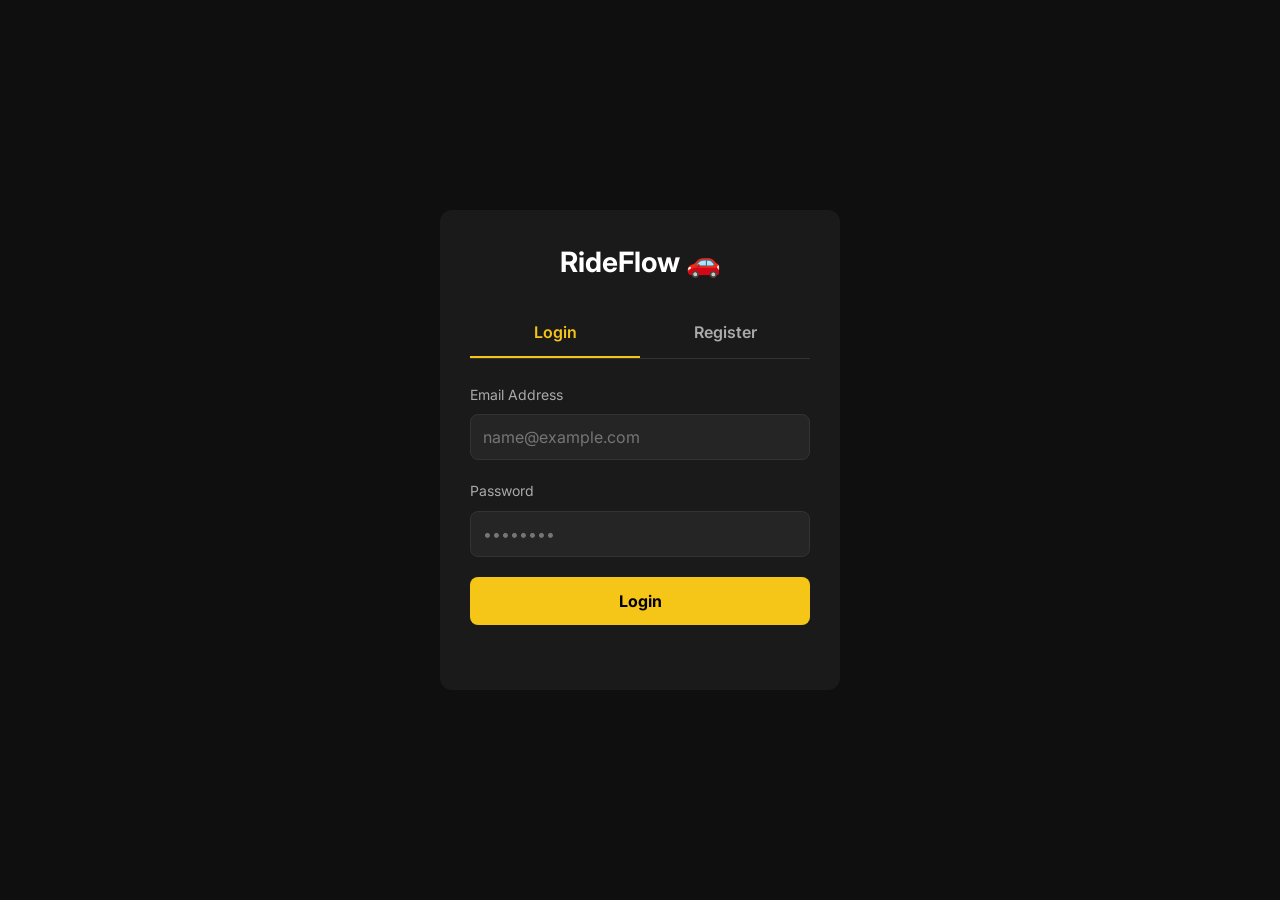
<file: frontend/index.html>
<!DOCTYPE html>
<html lang="en">
<head>
    <meta charset="UTF-8">
    <meta name="viewport" content="width=device-width, initial-scale=1.0">
    <title>RideFlow | Login</title>
    <link rel="stylesheet" href="style.css">
</head>
<body>
    <div class="auth-wrapper">
        <div class="auth-card">
            <div class="brand">RideFlow 🚗</div>
            
            <div class="tabs">
                <div class="tab active" id="tab-login">Login</div>
                <div class="tab" id="tab-register">Register</div>
            </div>

            <!-- Login Form -->
            <form id="login-form">
                <div class="form-group">
                    <label>Email Address</label>
                    <input type="email" id="login-email" placeholder="name@example.com" required>
                </div>
                <div class="form-group">
                    <label>Password</label>
                    <input type="password" id="login-password" placeholder="••••••••" required>
                </div>
                <button type="submit" class="btn" id="login-btn">Login</button>
            </form>

            <!-- Register Form (Hidden by default) -->
            <form id="register-form" style="display: none;">
                <div class="form-group">
                    <label>Full Name</label>
                    <input type="text" id="reg-name" placeholder="John Doe" required>
                </div>
                <div class="form-group">
                    <label>Email Address</label>
                    <input type="email" id="reg-email" placeholder="name@example.com" required>
                </div>
                <div class="form-group">
                    <label>Password</label>
                    <input type="password" id="reg-password" placeholder="••••••••" required>
                </div>
                <button type="submit" class="btn" id="reg-btn">Register</button>
            </form>

            <div id="auth-error"></div>
        </div>
    </div>
    <script src="app.js"></script>
</body>
</html>
</file>
<file: frontend/style.css>
@import url('https://fonts.googleapis.com/css2?family=Inter:wght@400;500;600;700&display=swap');

:root {
    --bg-color: #0f0f0f;
    --card-bg: #1a1a1a;
    --accent: #f5c518;
    --text-main: #ffffff;
    --text-muted: #aaaaaa;
    --error: #ff4444;
    --success: #00c853;
    --pending: #808080;
    --assigned: #2979ff;
    --border-radius-card: 12px;
    --border-radius-input: 8px;
}

* {
    margin: 0;
    padding: 0;
    box-sizing: border-box;
    font-family: 'Inter', sans-serif;
}

body {
    background-color: var(--bg-color);
    color: var(--text-main);
    line-height: 1.6;
}

.container {
    max-width: 1200px;
    margin: 0 auto;
    padding: 20px;
}

.auth-wrapper {
    display: flex;
    justify-content: center;
    align-items: center;
    min-height: 100vh;
}

.auth-card {
    background-color: var(--card-bg);
    padding: 30px;
    border-radius: var(--border-radius-card);
    width: 100%;
    max-width: 400px;
}

.brand {
    text-align: center;
    font-size: 28px;
    font-weight: 700;
    margin-bottom: 25px;
}

.tabs {
    display: flex;
    margin-bottom: 25px;
    border-bottom: 1px solid #333;
}

.tab {
    flex: 1;
    text-align: center;
    padding: 10px;
    cursor: pointer;
    color: var(--text-muted);
    font-weight: 600;
    transition: all 0.2s;
}

.tab.active {
    color: var(--accent);
    border-bottom: 2px solid var(--accent);
}

.form-group {
    margin-bottom: 20px;
}

label {
    display: block;
    margin-bottom: 8px;
    color: var(--text-muted);
    font-size: 14px;
}

input {
    width: 100%;
    padding: 12px;
    background-color: #252525;
    border: 1px solid #333;
    border-radius: var(--border-radius-input);
    color: white;
    font-size: 16px;
    outline: none;
    transition: border-color 0.2s;
}

input:focus {
    border-color: var(--accent);
    box-shadow: 0 0 5px rgba(245, 197, 24, 0.3);
}

.btn {
    width: 100%;
    padding: 14px;
    background-color: var(--accent);
    color: #000;
    border: none;
    border-radius: var(--border-radius-input);
    font-size: 16px;
    font-weight: 700;
    cursor: pointer;
    transition: opacity 0.2s;
}

.btn:hover {
    opacity: 0.9;
}

.btn:disabled {
    opacity: 0.6;
    cursor: not-allowed;
}

#auth-error {
    color: var(--error);
    font-size: 14px;
    text-align: center;
    margin-top: 15px;
    min-height: 20px;
}

.nav {
    display: flex;
    justify-content: space-between;
    align-items: center;
    padding: 20px 0;
    border-bottom: 1px solid #333;
    margin-bottom: 30px;
}

.nav-brand {
    font-size: 24px;
    font-weight: 700;
}

.nav-user {
    display: flex;
    align-items: center;
    gap: 20px;
}

.logout-link {
    color: var(--text-muted);
    cursor: pointer;
    font-size: 14px;
}

.dashboard-split {
    display: flex;
    gap: 40px;
}

.left-panel, .right-panel {
    flex: 1;
}

h2 {
    margin-bottom: 20px;
    font-size: 20px;
}

.ride-card {
    background-color: var(--card-bg);
    padding: 20px;
    border-radius: var(--border-radius-card);
    margin-bottom: 15px;
    border-left: 4px solid #333;
}

.ride-info {
    display: flex;
    justify-content: space-between;
    align-items: flex-start;
}

.ride-route {
    font-weight: 600;
}

.ride-meta {
    font-size: 13px;
    color: var(--text-muted);
    margin-top: 5px;
}

.status-badge {
    padding: 4px 10px;
    border-radius: 4px;
    font-size: 12px;
    font-weight: 700;
    text-transform: uppercase;
}

.status-pending { background-color: #444; color: #fff; }
.status-assigned { background-color: #2979ff; color: #fff; }
.status-cancelled { background-color: #ff4444; color: #fff; }
.status-completed { background-color: #00c853; color: #fff; }

.cancel-btn {
    margin-top: 12px;
    padding: 6px 12px;
    background-color: transparent;
    border: 1px solid var(--error);
    color: var(--error);
    border-radius: 6px;
    cursor: pointer;
    font-size: 12px;
}

@media (max-width: 768px) {
    .dashboard-split {
        flex-direction: column;
    }
}
</file>
